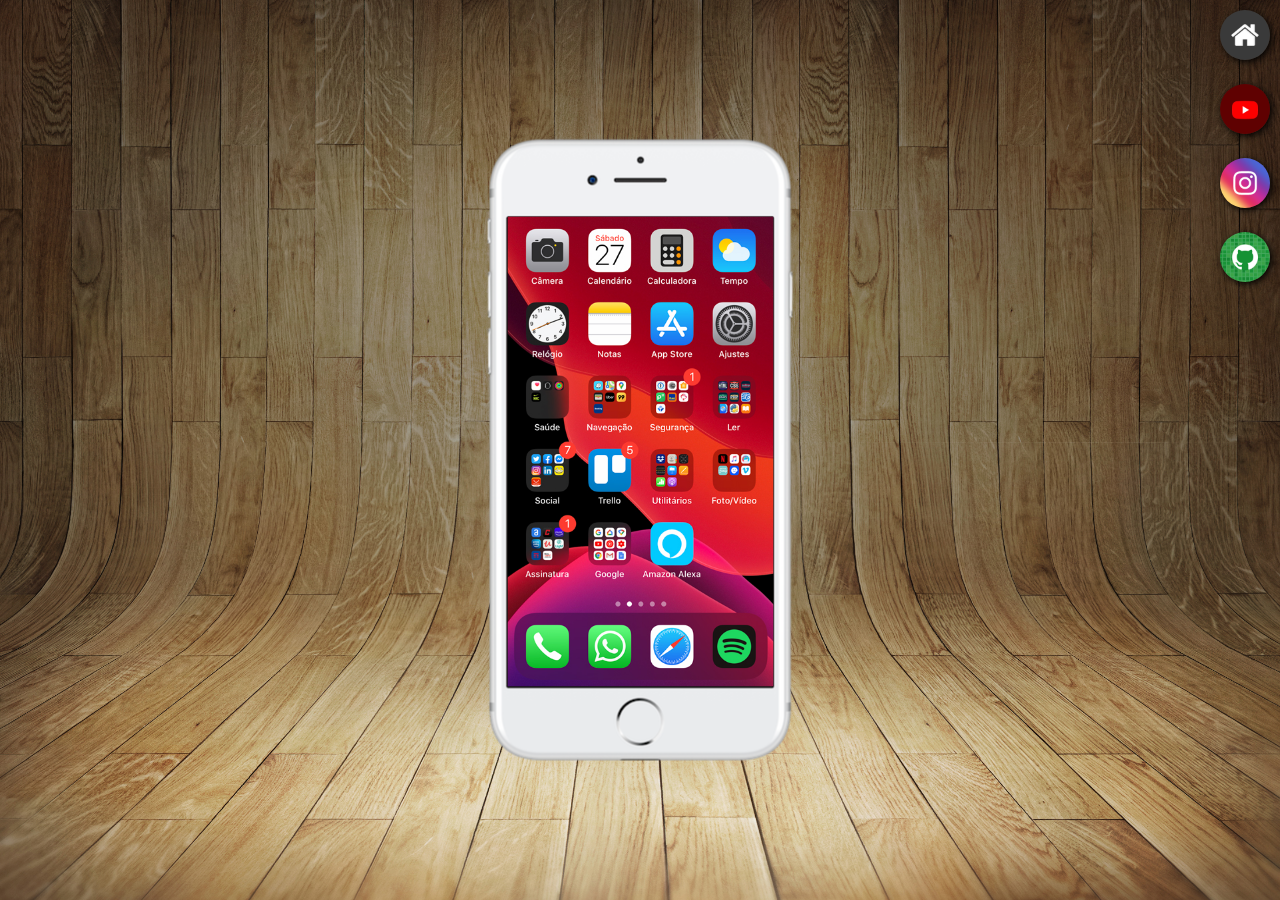
<file: index.html>
<!DOCTYPE html>
<html lang="pt-br">
<head>
    <meta charset="UTF-8">
    <meta name="viewport" content="width=device-width, initial-scale=1.0">
    <link rel="shortcut icon" href="favicon.ico" type="image/x-icon">
    <title>Projetos Redes Sociais</title>
    <link rel="stylesheet" href="estilos/style.css">
</head>
<body>
    <main>
        <section id="telefone">
            <iframe src="home.html" frameborder="0" name="tela" id="tela">Seu navegador não é compatível com esse recurso!</iframe>
        </section>
        <section id="menu">
            <a href="home.html" target="tela"><img src="imagens/logo-home.jpg" alt="Home"></a><br>
            <a href="youtube.html" target="tela"><img src="imagens/logo-youtube.jpg" alt="Youtube"></a><br>
            <a href="instagram.html" target="tela"><img src="imagens/logo-instagram.jpg" alt="Instagram"></a><br>
            <a href="github.html" target="tela"><img src="imagens/logo-github.jpg" alt="Github"></a><br>
        </section>
    </main>
</body>
</html>
</file>
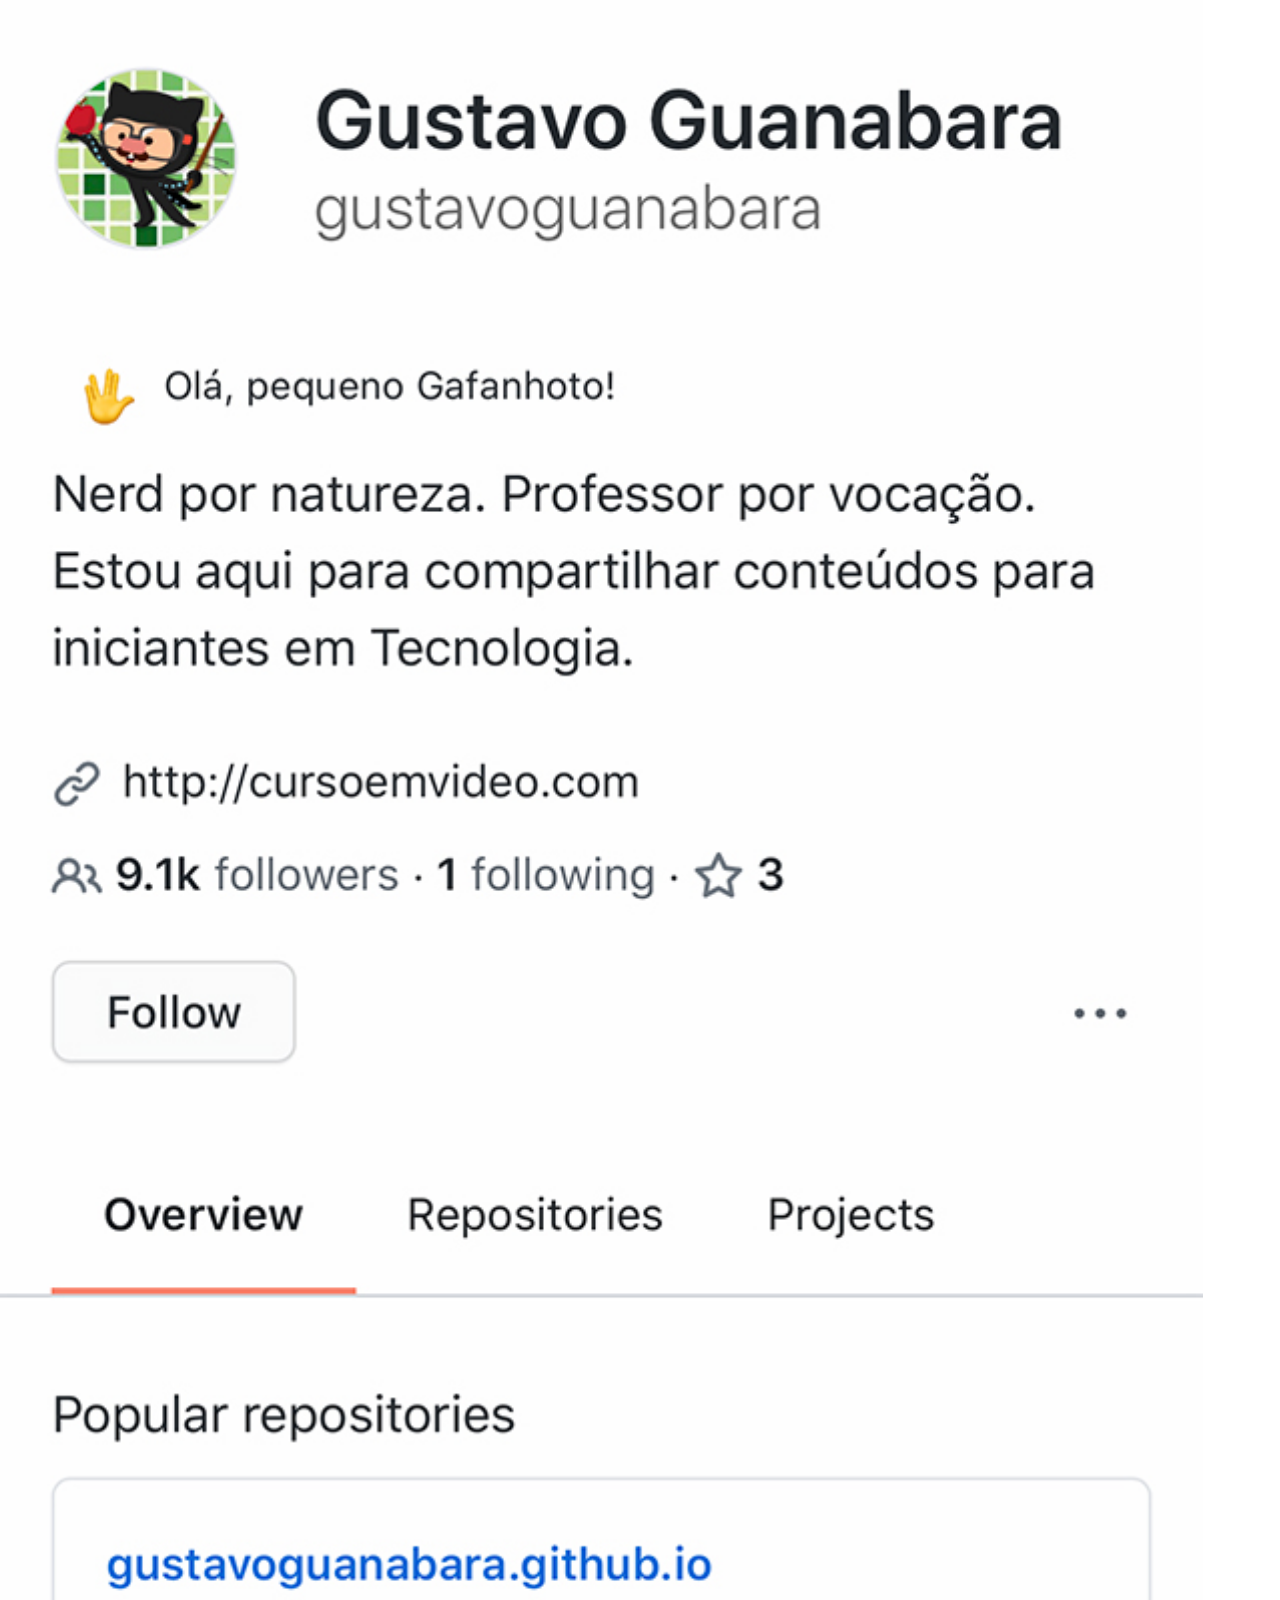
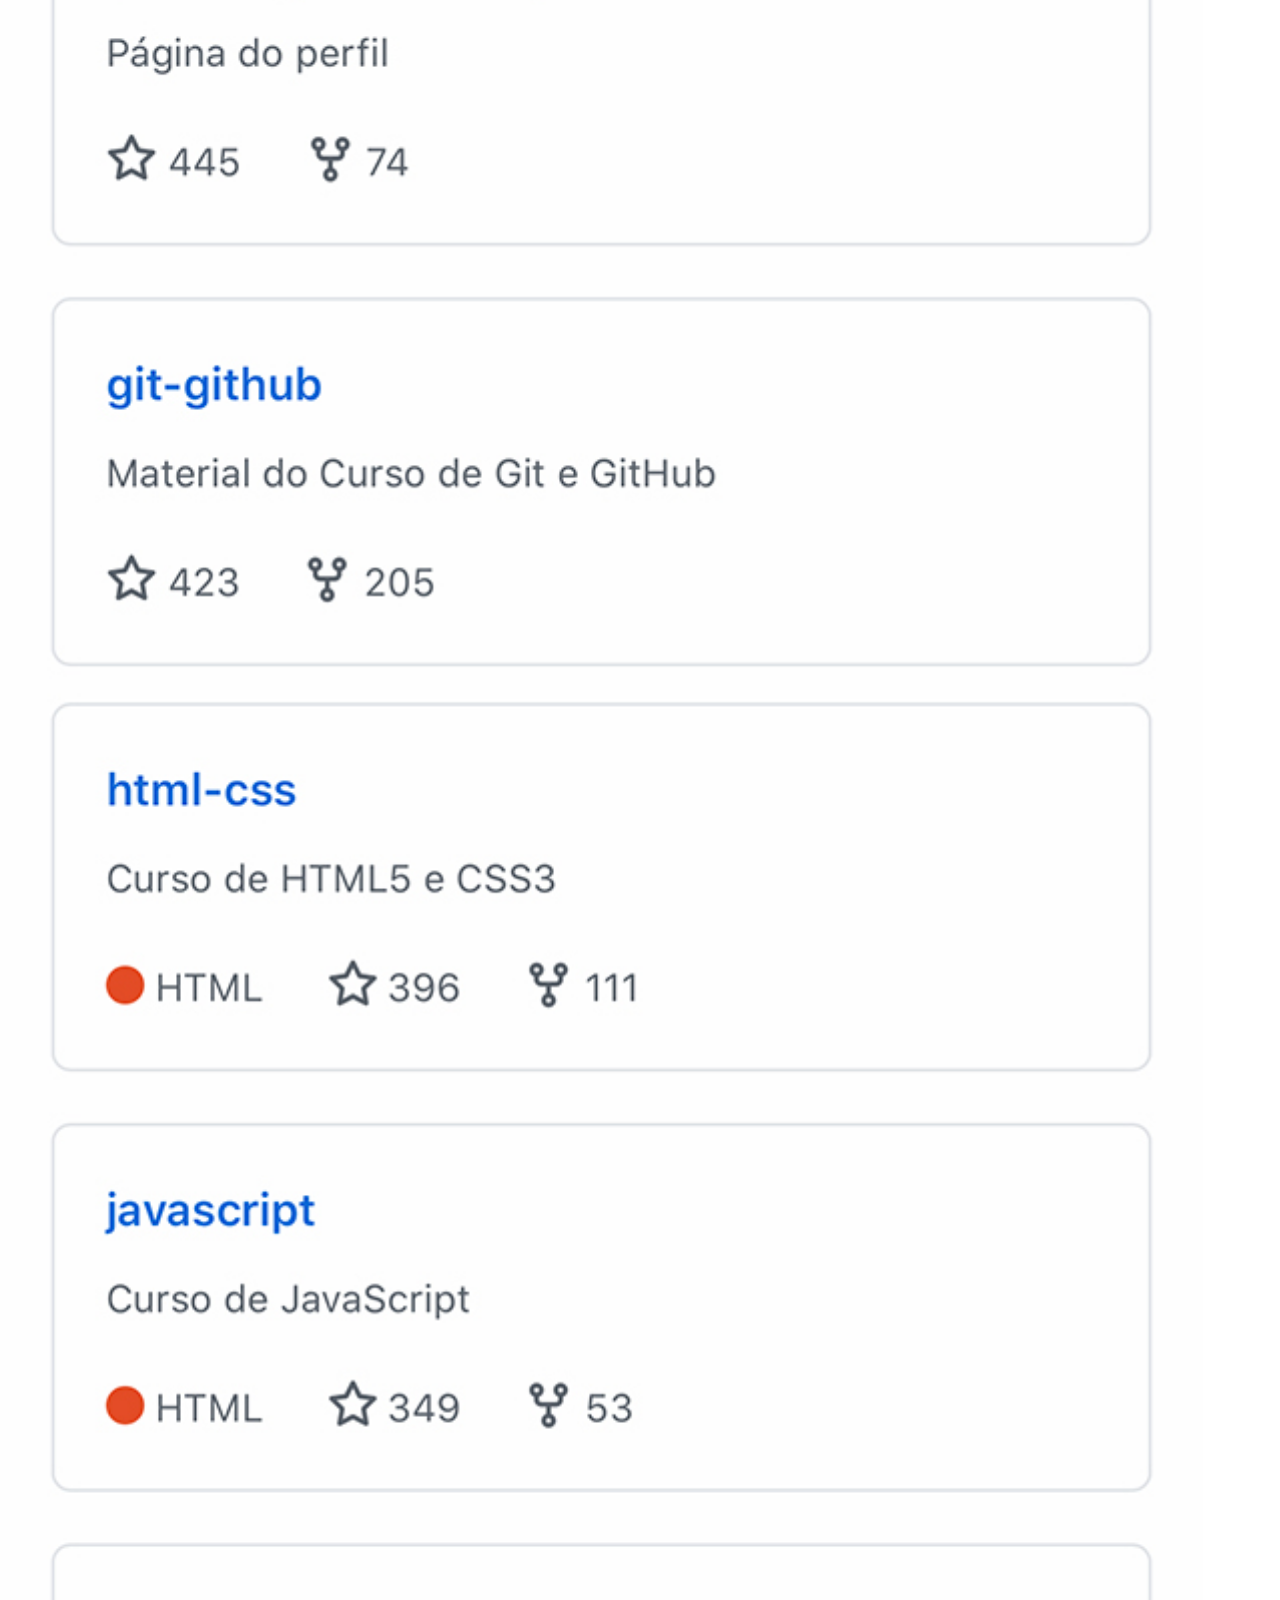
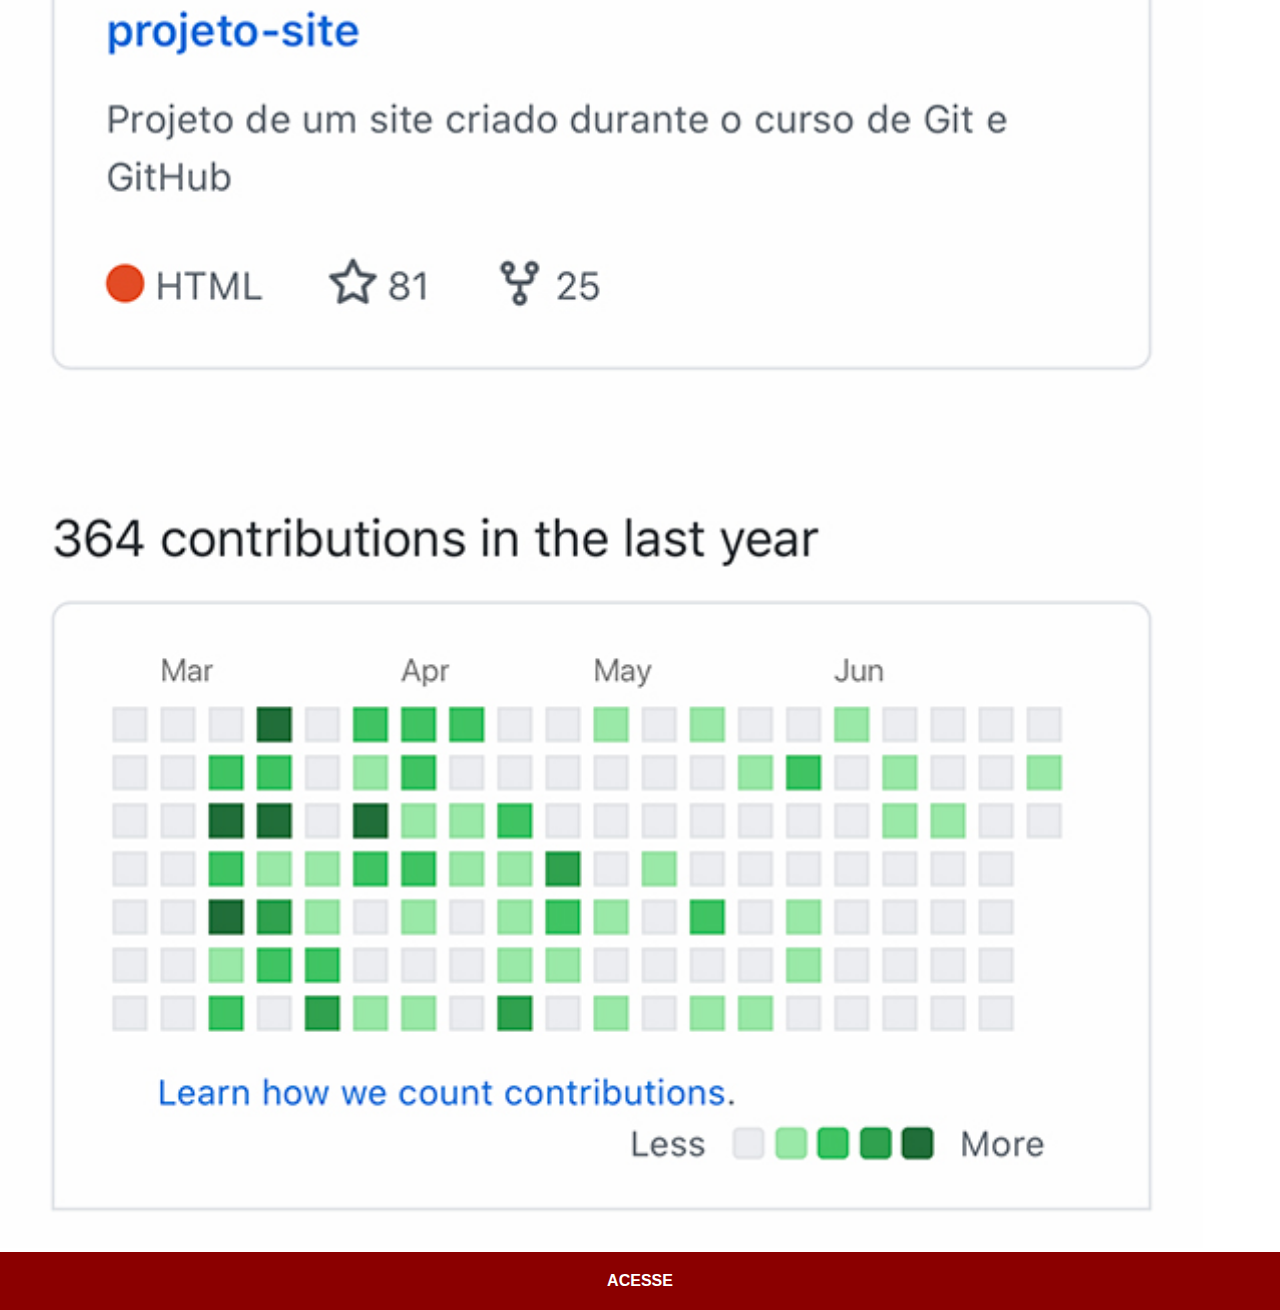
<file: github.html>
<!DOCTYPE html>
<html lang="pt-br">
<head>
    <meta charset="UTF-8">
    <meta name="viewport" content="width=device-width, initial-scale=1.0">
    <title>Youtube</title>
    <link rel="stylesheet" href="estilos/social.css">
</head>
<body>
    <img src="imagens/tela-github.jpg" alt="Github">
    <a href="https://github.com/gustavoguanabara" target="_blank">ACESSE</a>
</body>
</html>
</file>
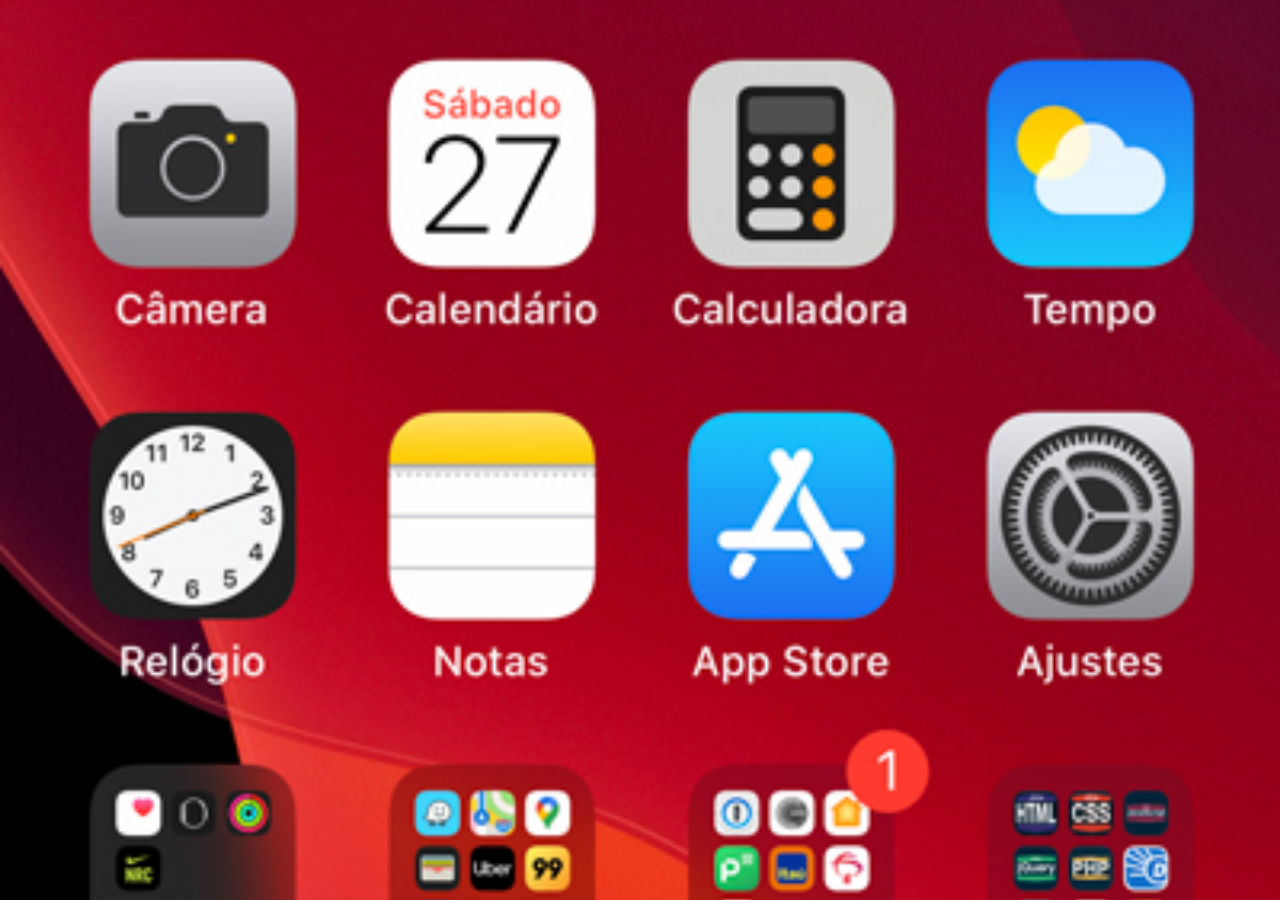
<file: home.html>
<!DOCTYPE html>
<html lang="pt-br">
<head>
    <meta charset="UTF-8">
    <meta name="viewport" content="width=device-width, initial-scale=1.0">
    <title>Home</title>
    <style>
        * {
            margin: 0;
            padding: 0;
        }
        body {
            height: 100vh;
            width: 100vw;
            background: black url('imagens/tela-home.jpg') no-repeat center top;
            background-size: cover;
        }
    </style>
</head>
<body>
    
</body>
</html>
</file>
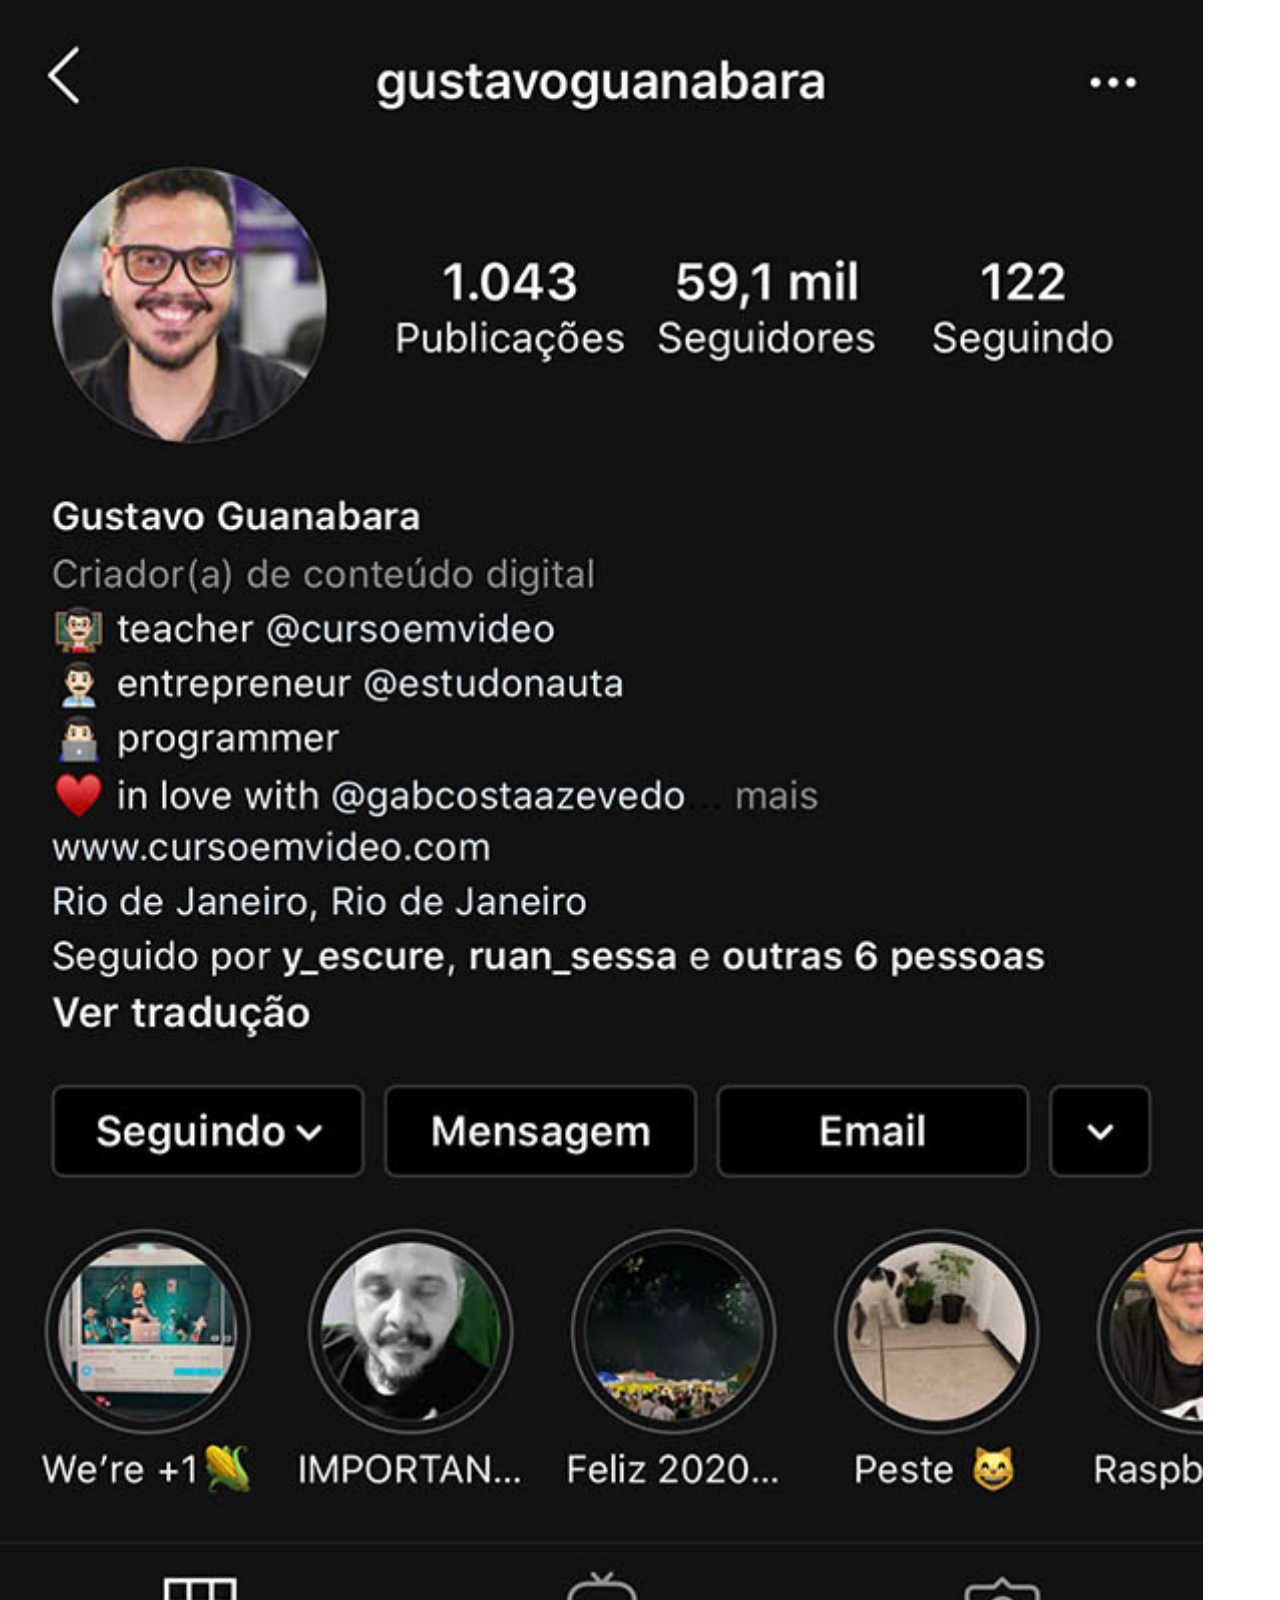
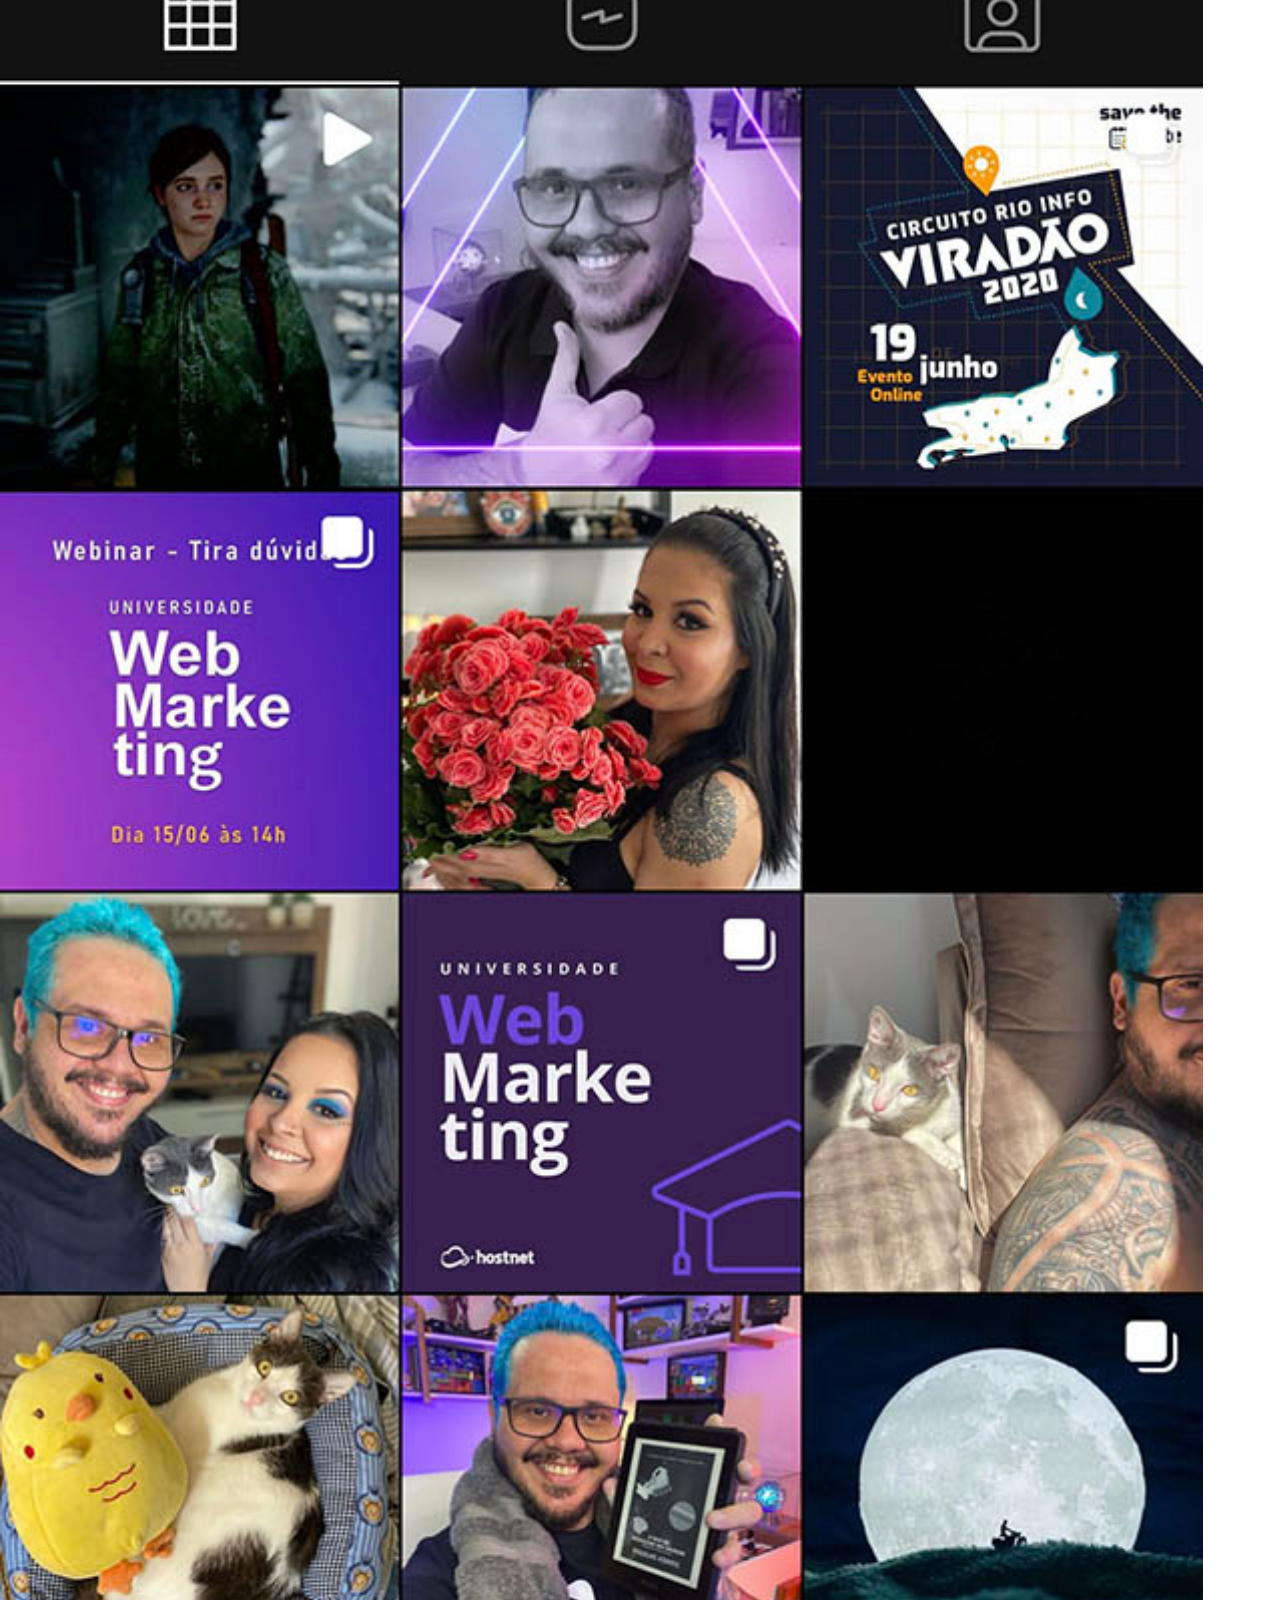
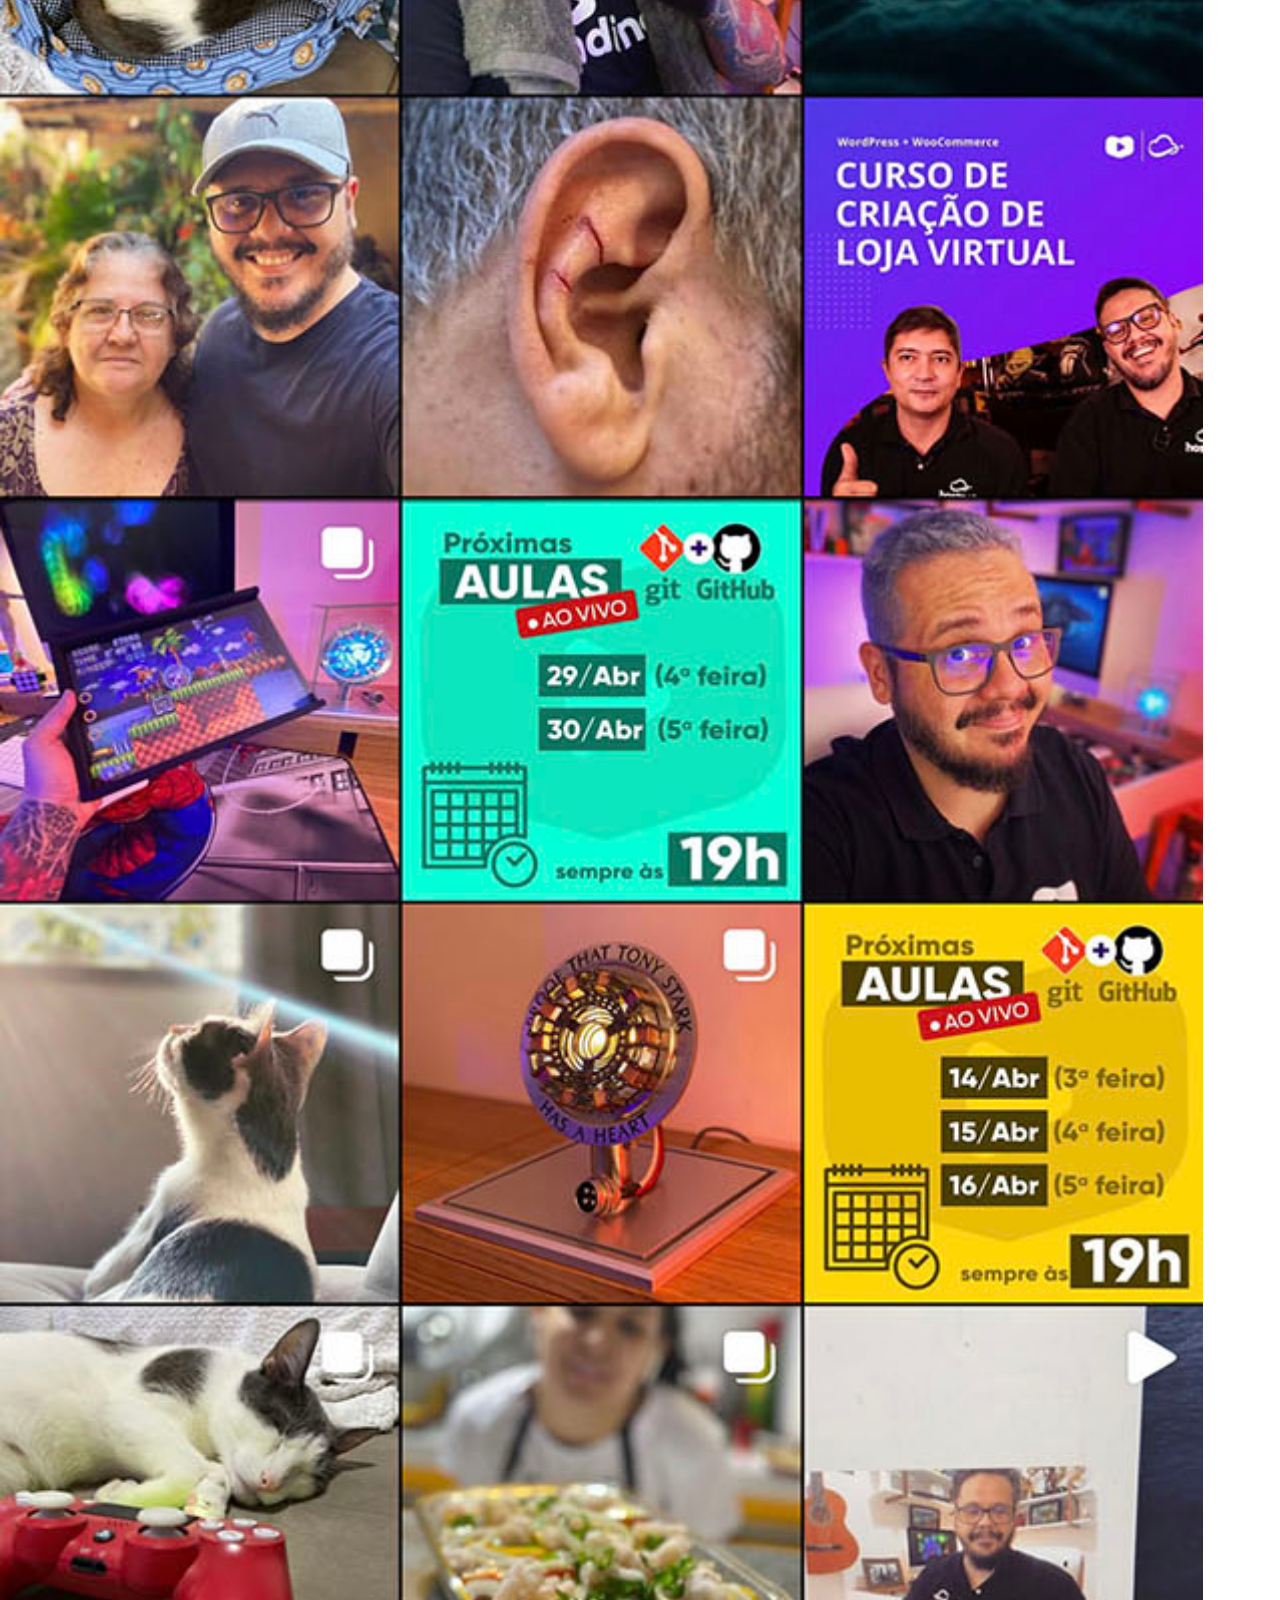
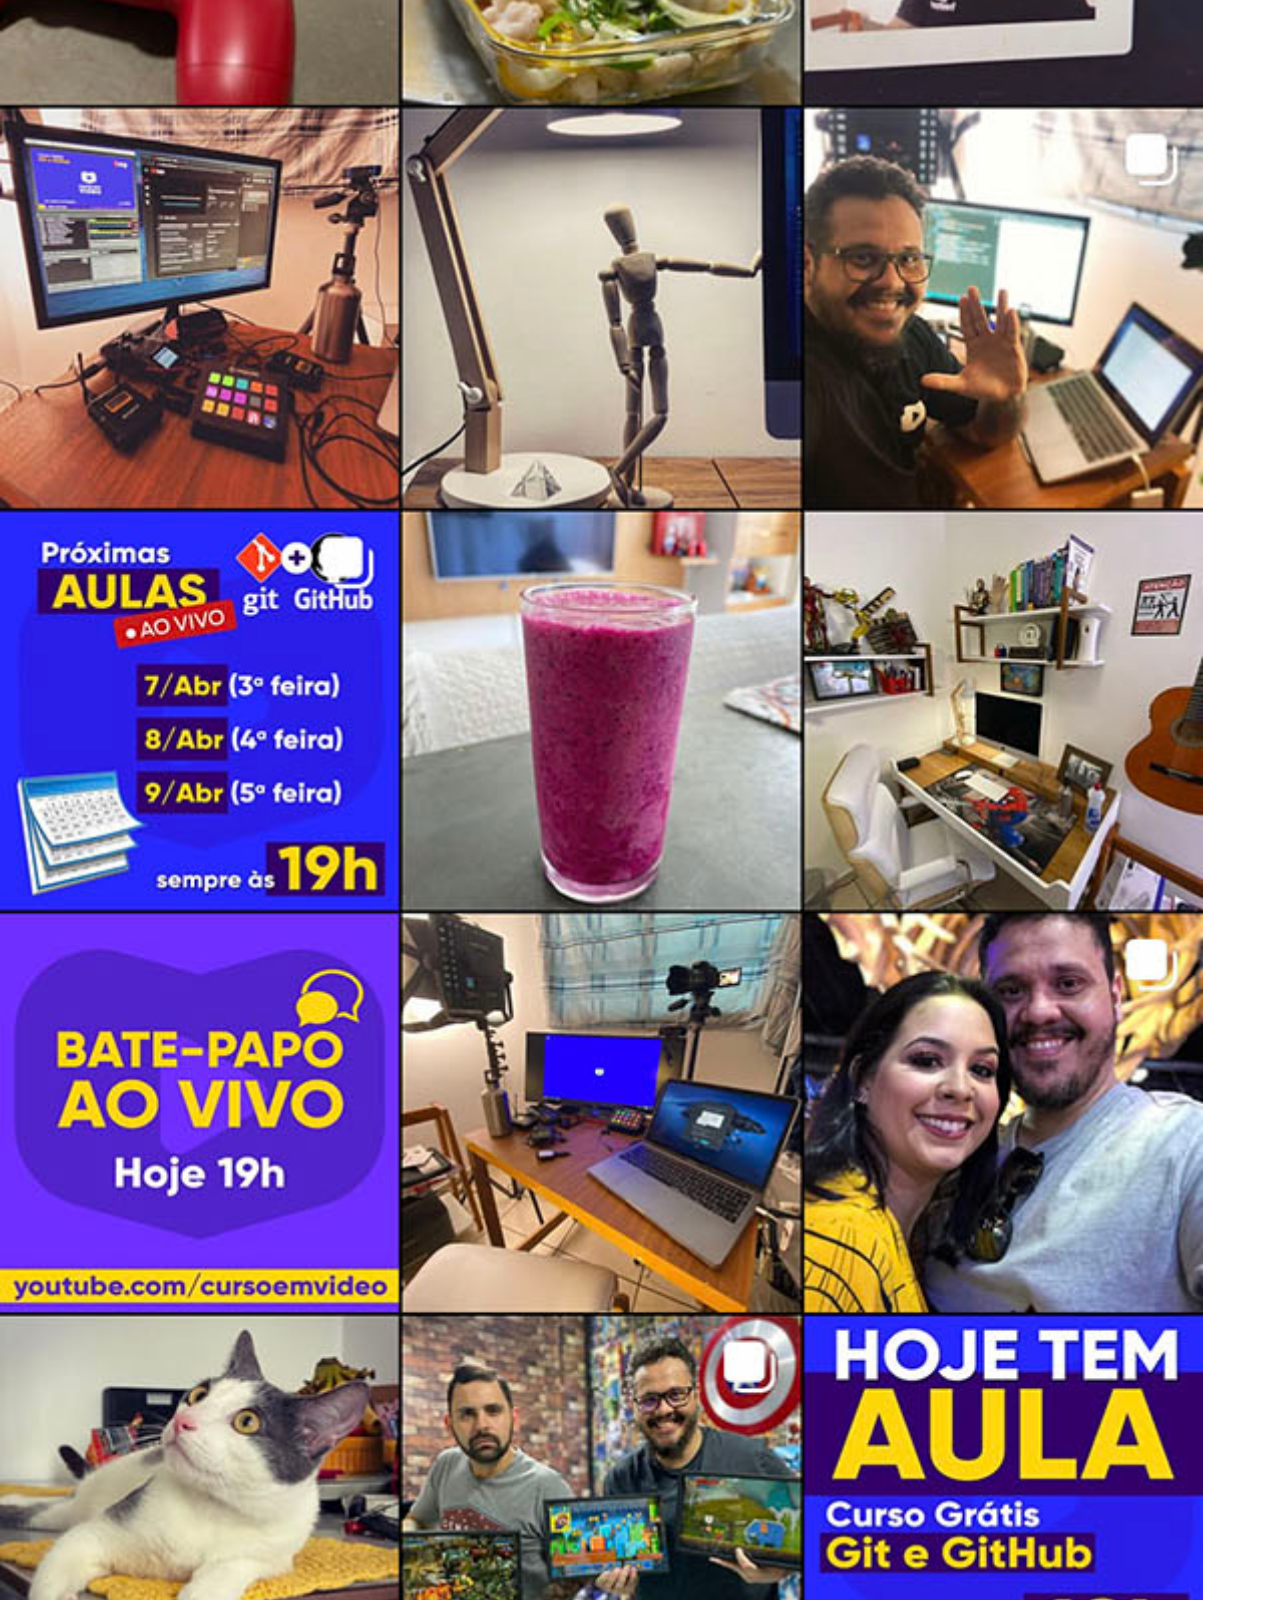
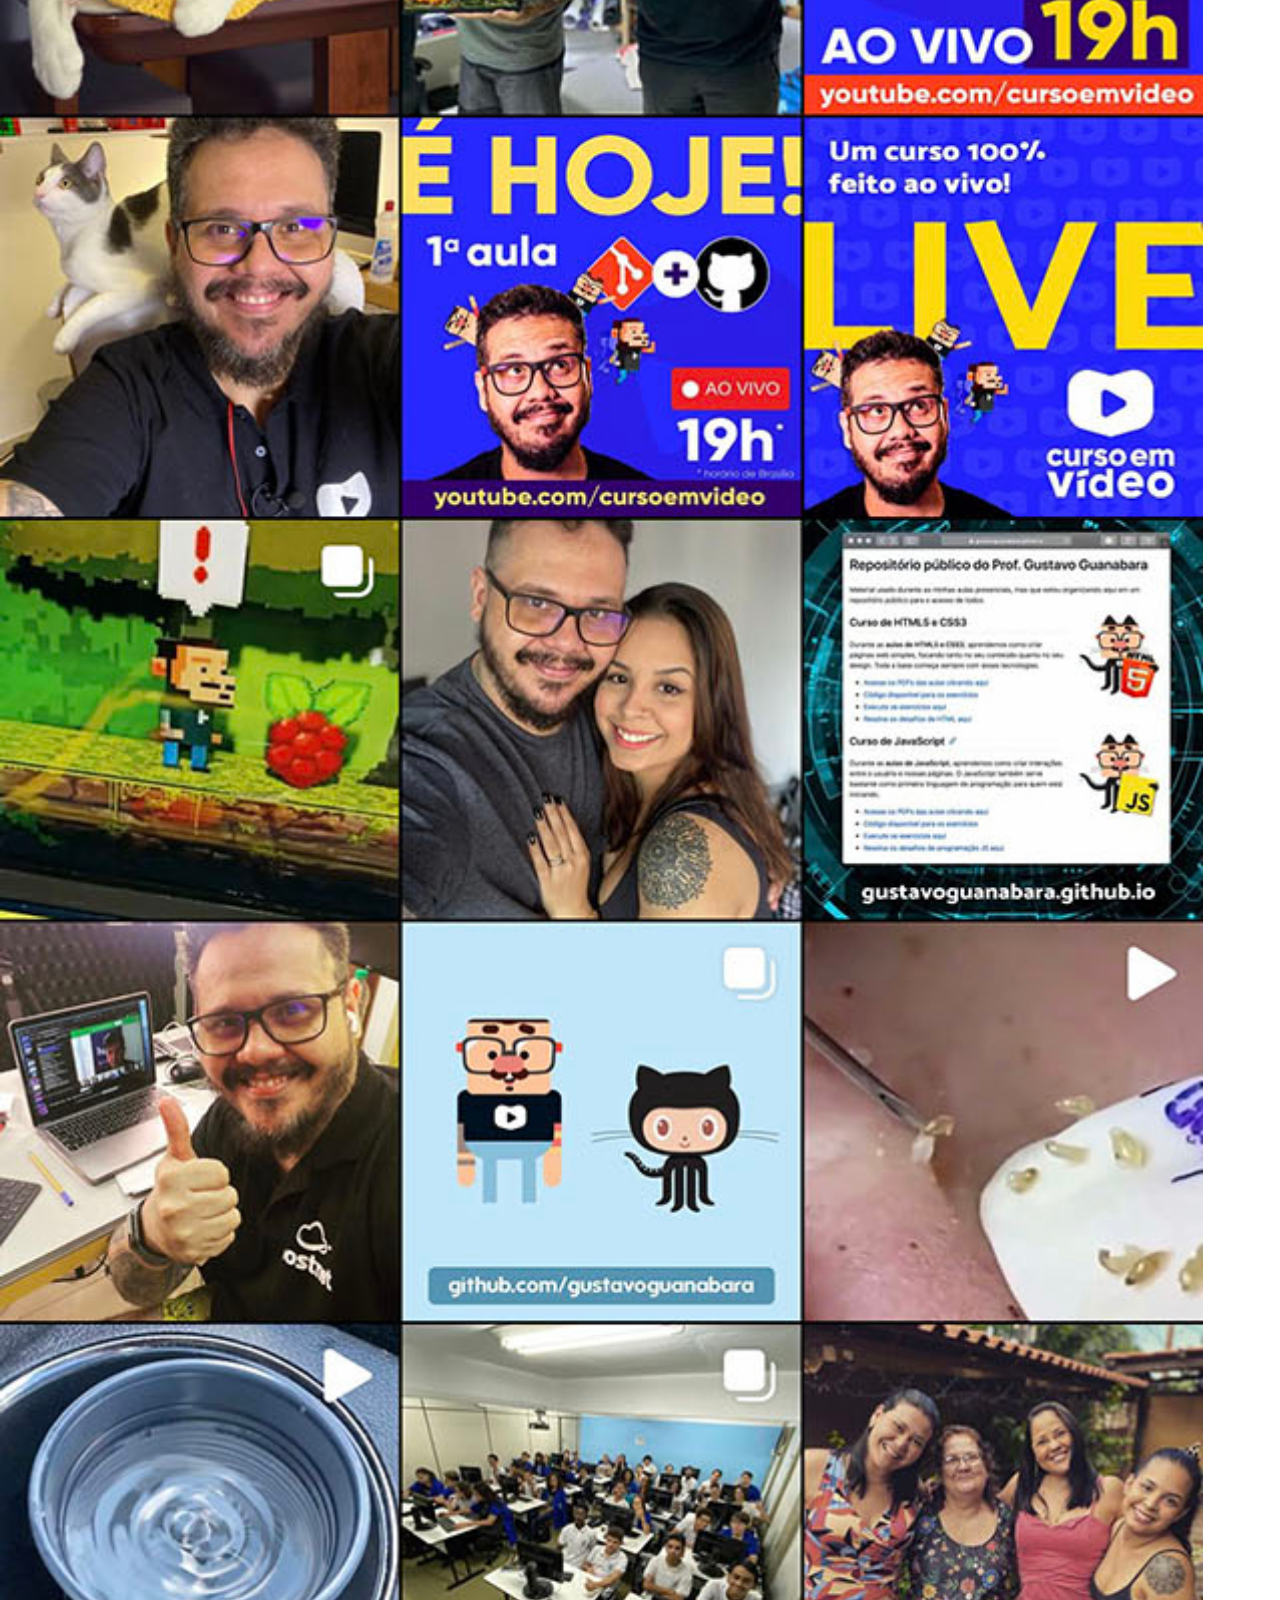
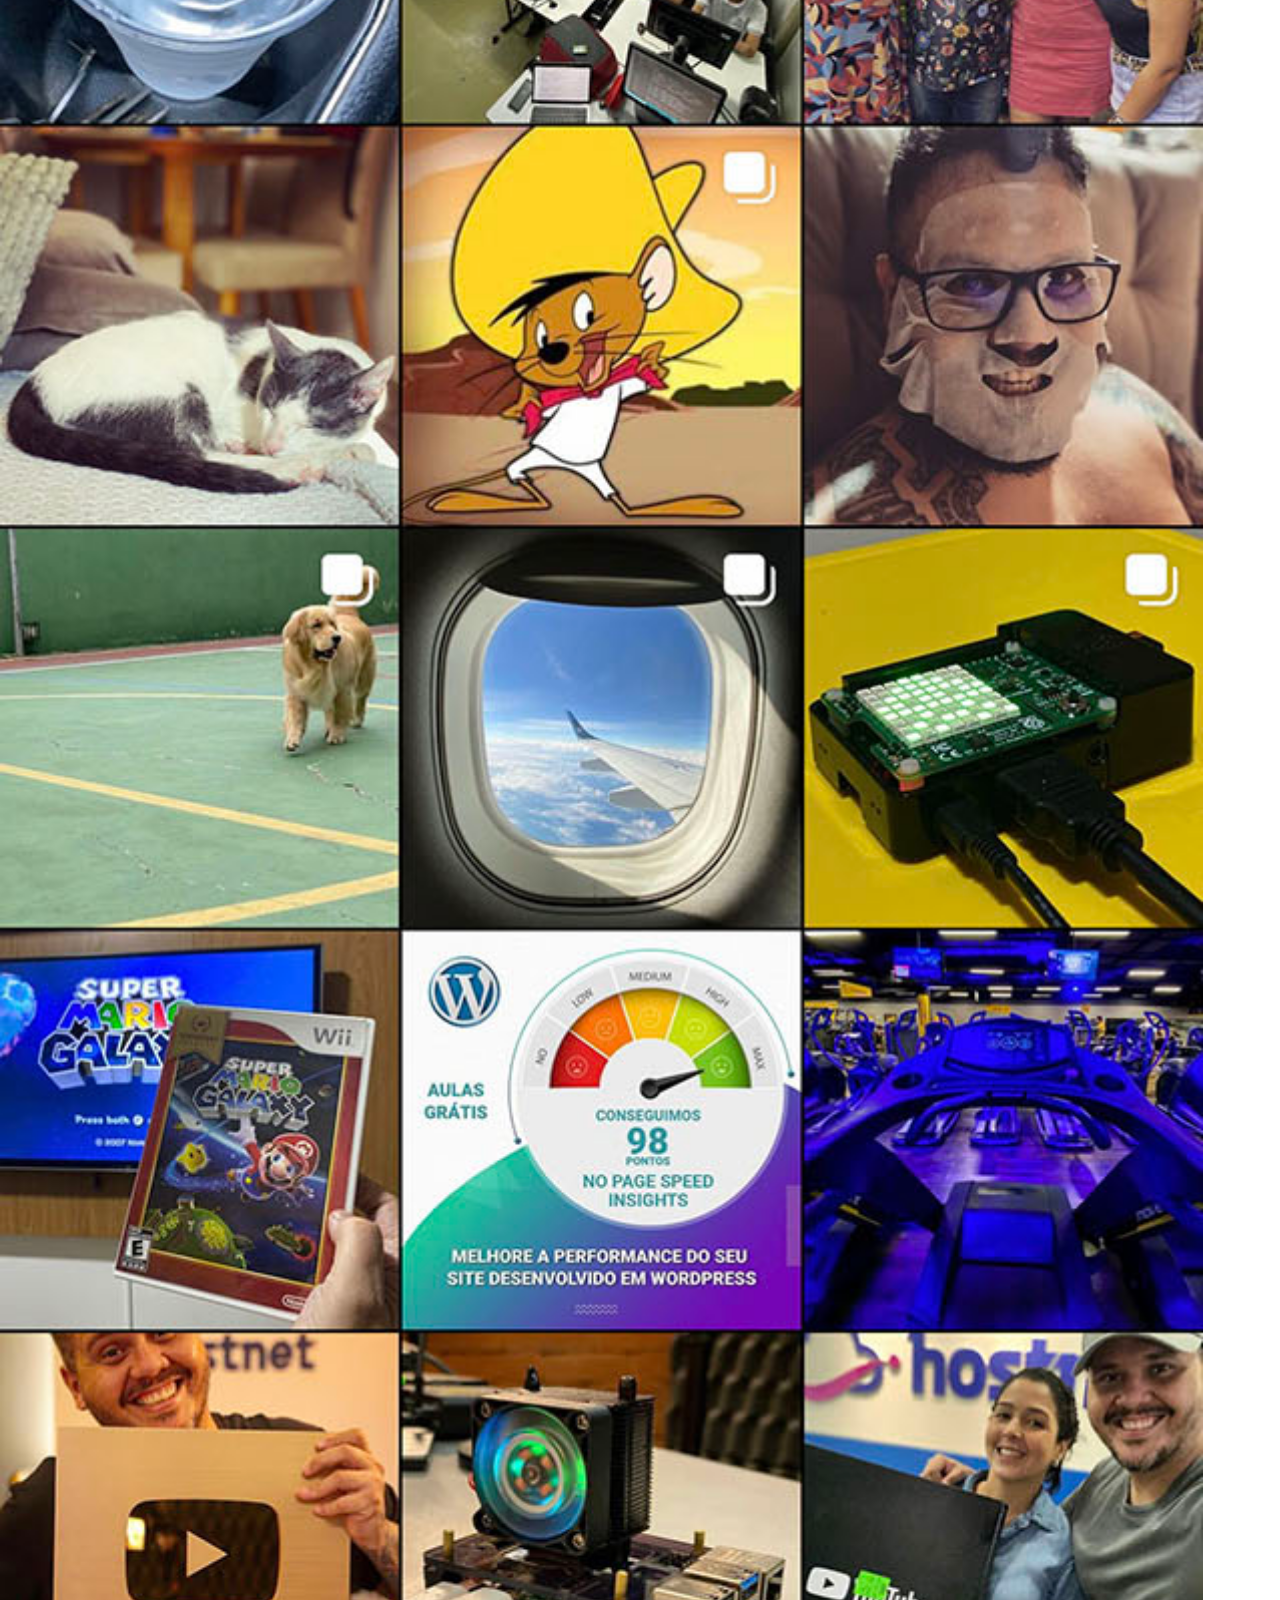
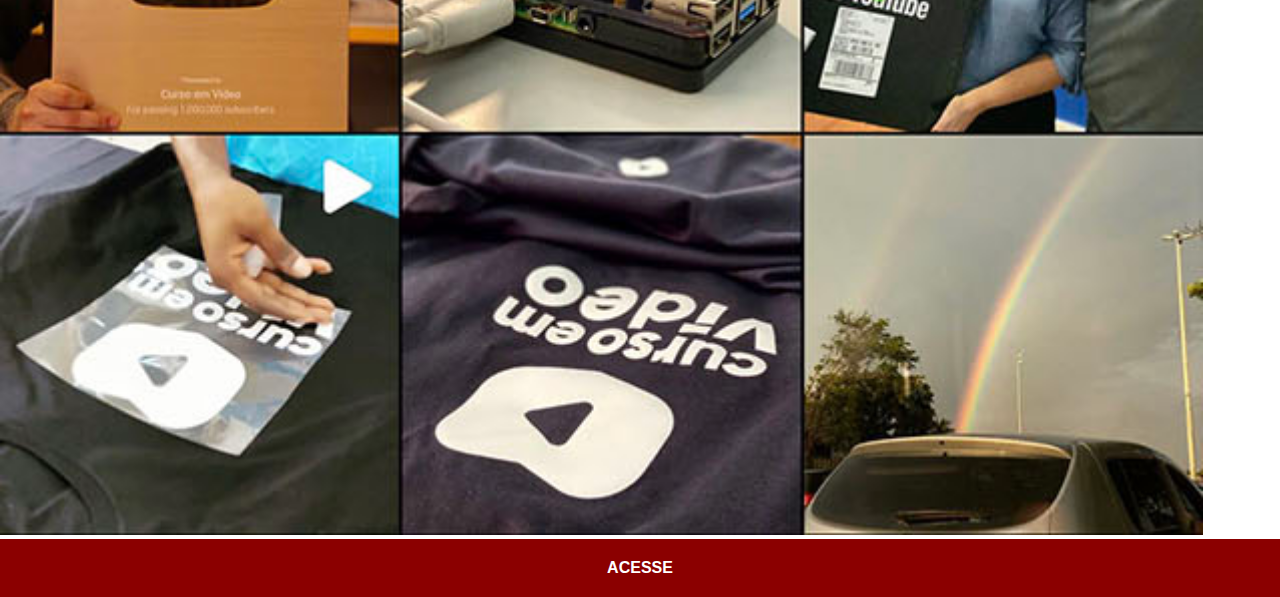
<file: instagram.html>
<!DOCTYPE html>
<html lang="pt-br">
<head>
    <meta charset="UTF-8">
    <meta name="viewport" content="width=device-width, initial-scale=1.0">
    <title>Youtube</title>
    <link rel="stylesheet" href="estilos/social.css">
</head>
<body>
    <img src="imagens/tela-instagram.jpg" alt="Instagram">
    <a href="https://www.instagram.com/gustavoguanabara/" target="_blank">ACESSE</a>
</body>
</html>
</file>
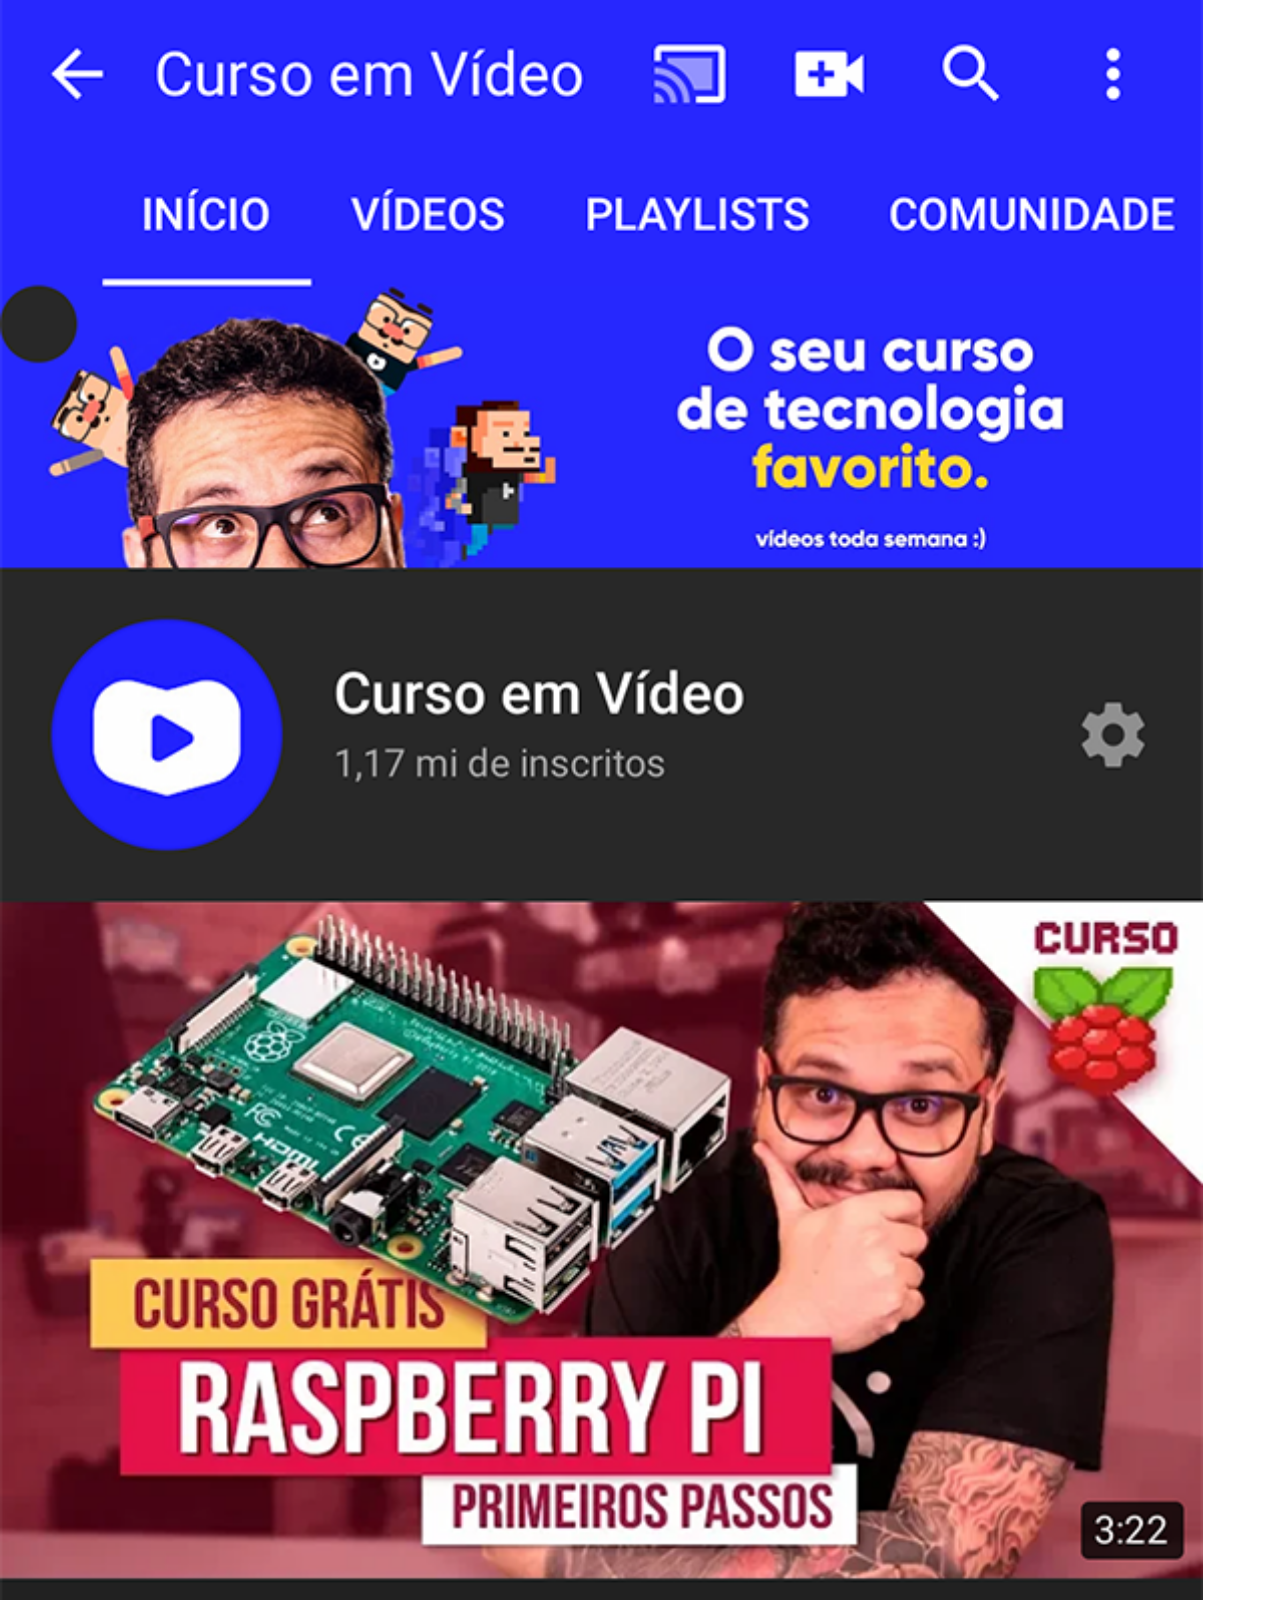
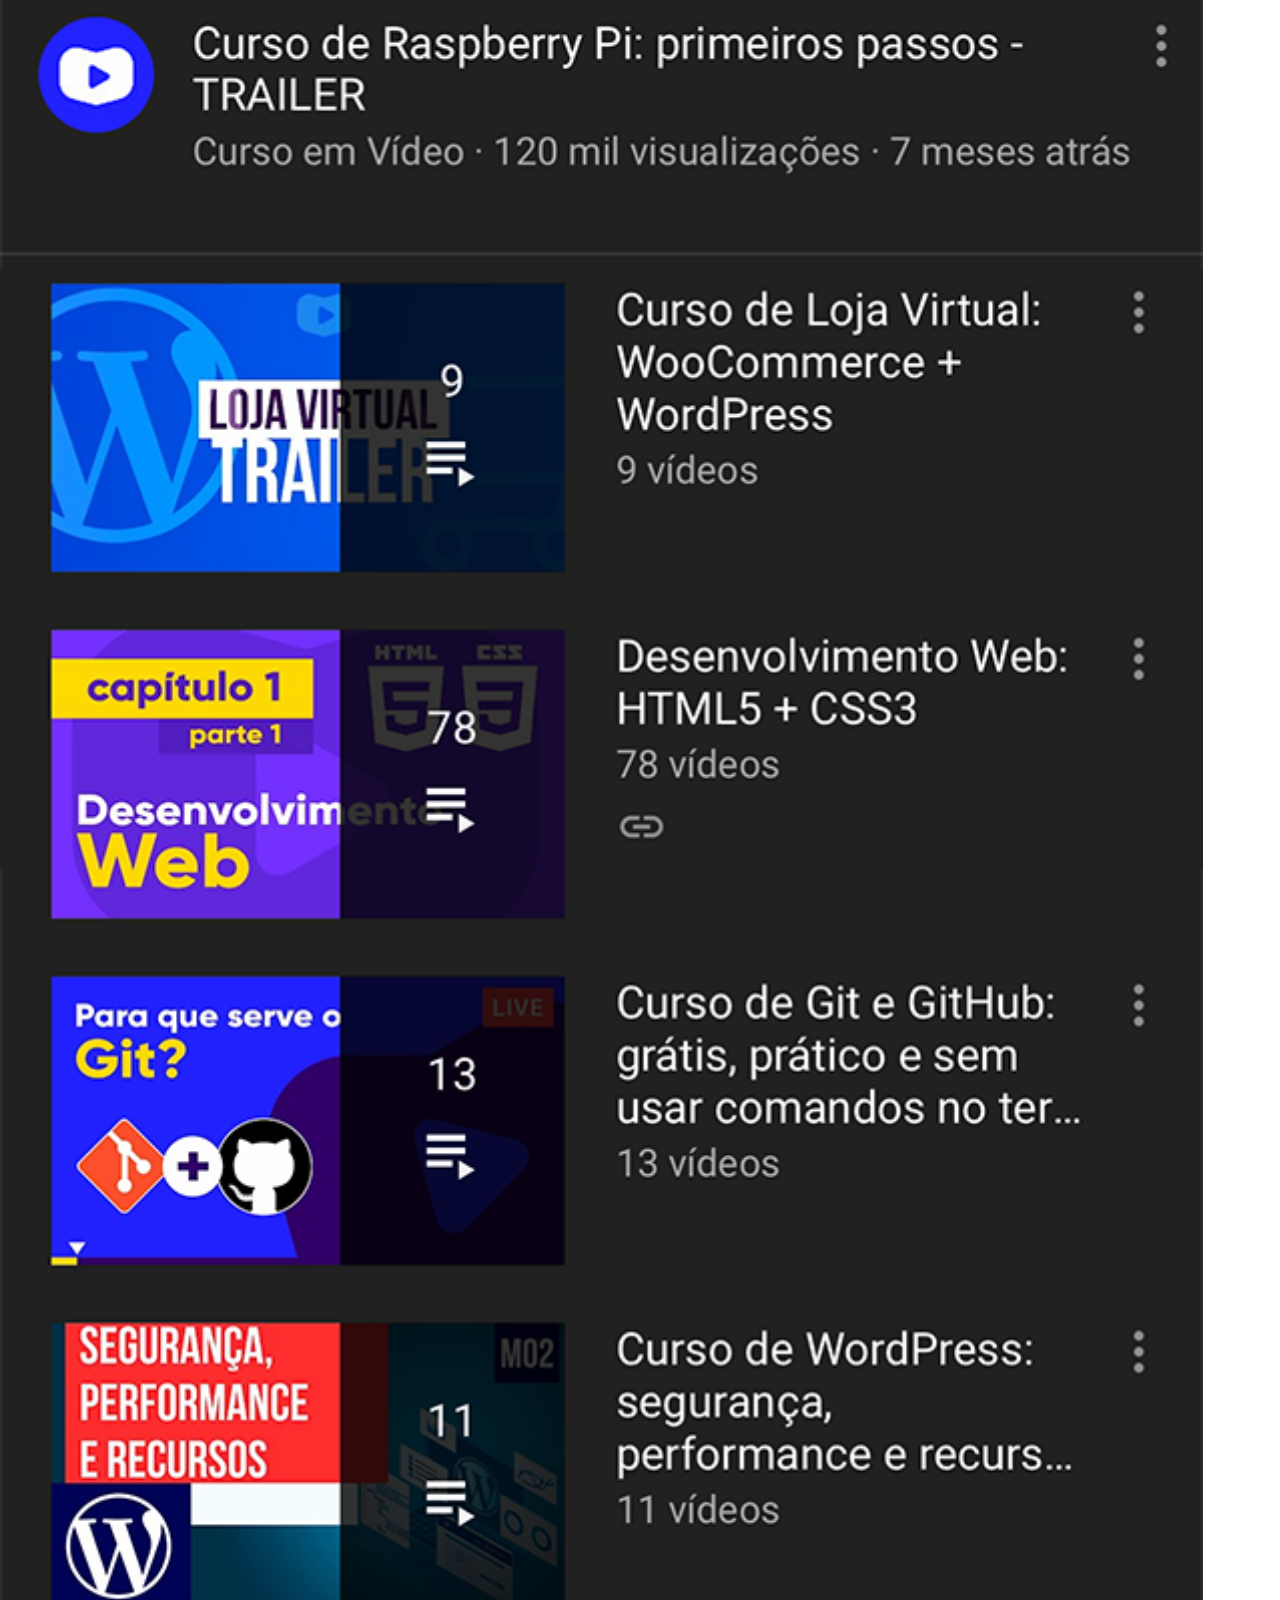
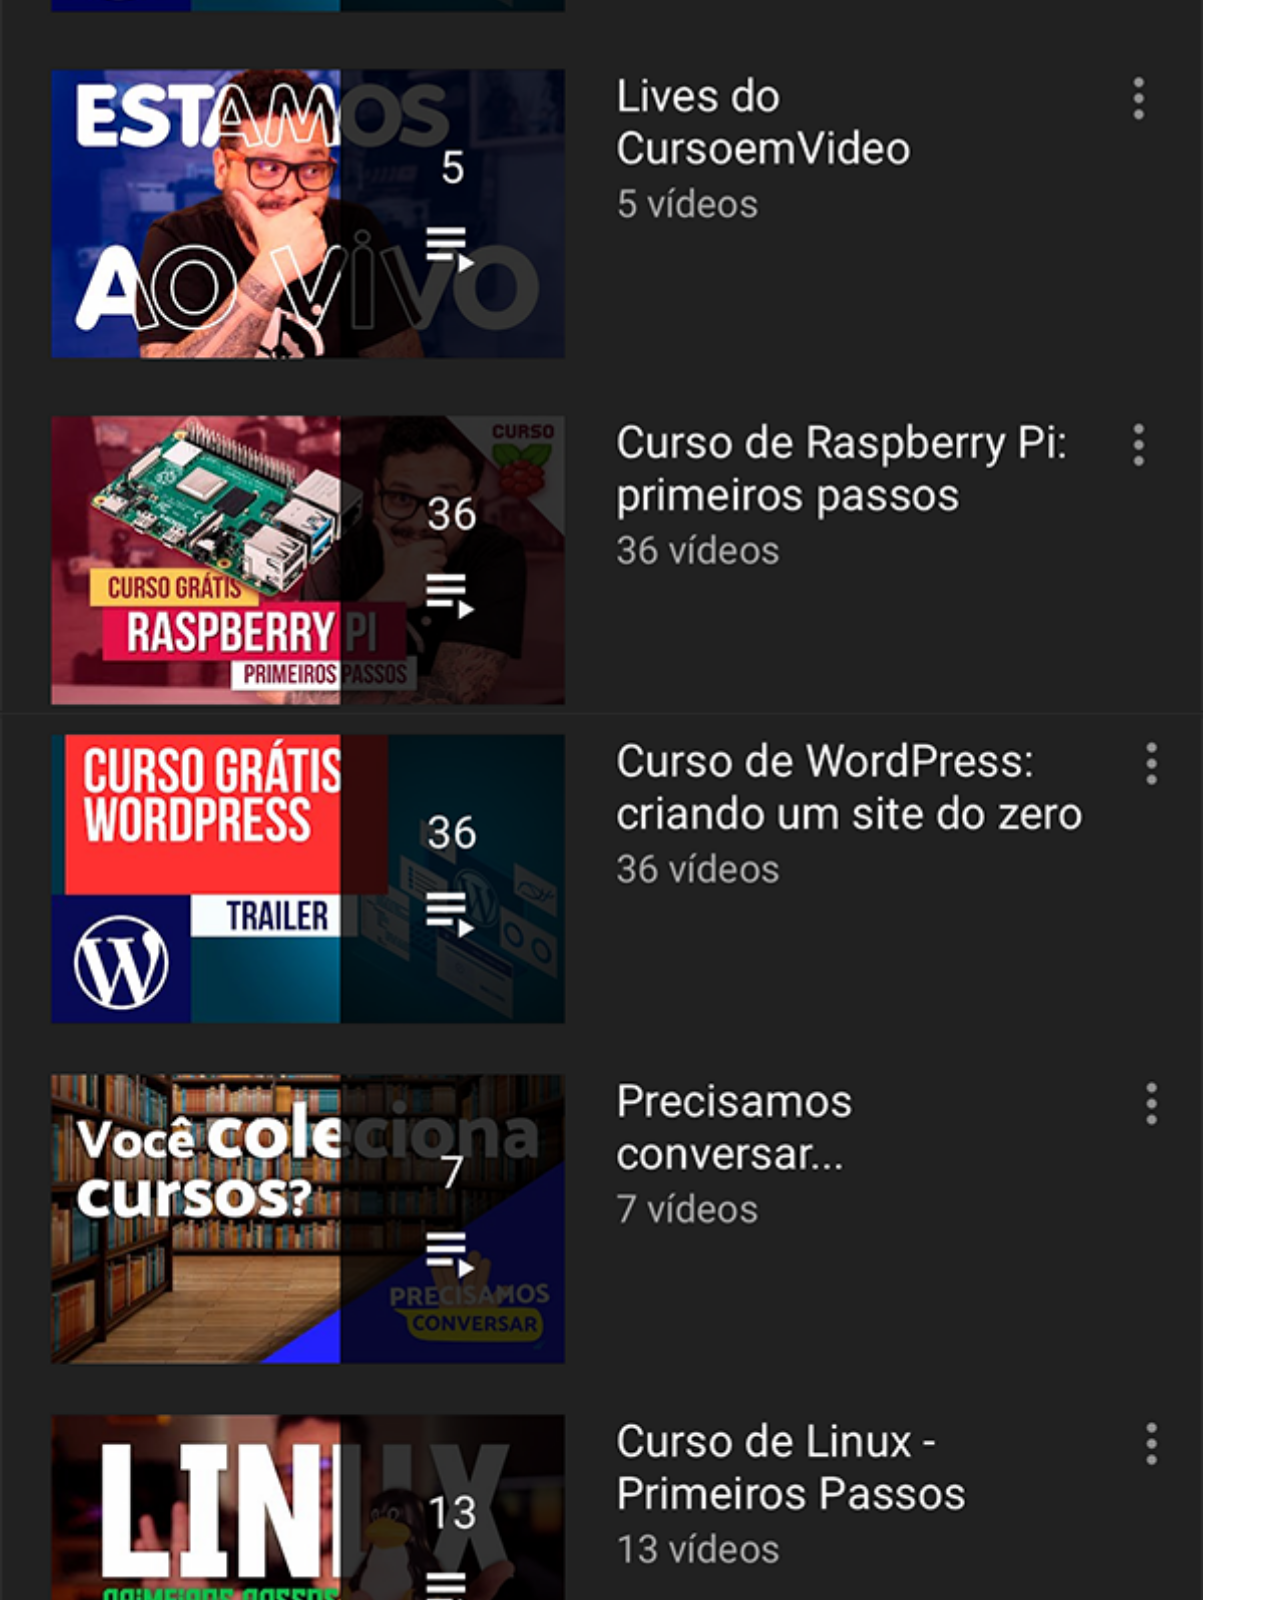
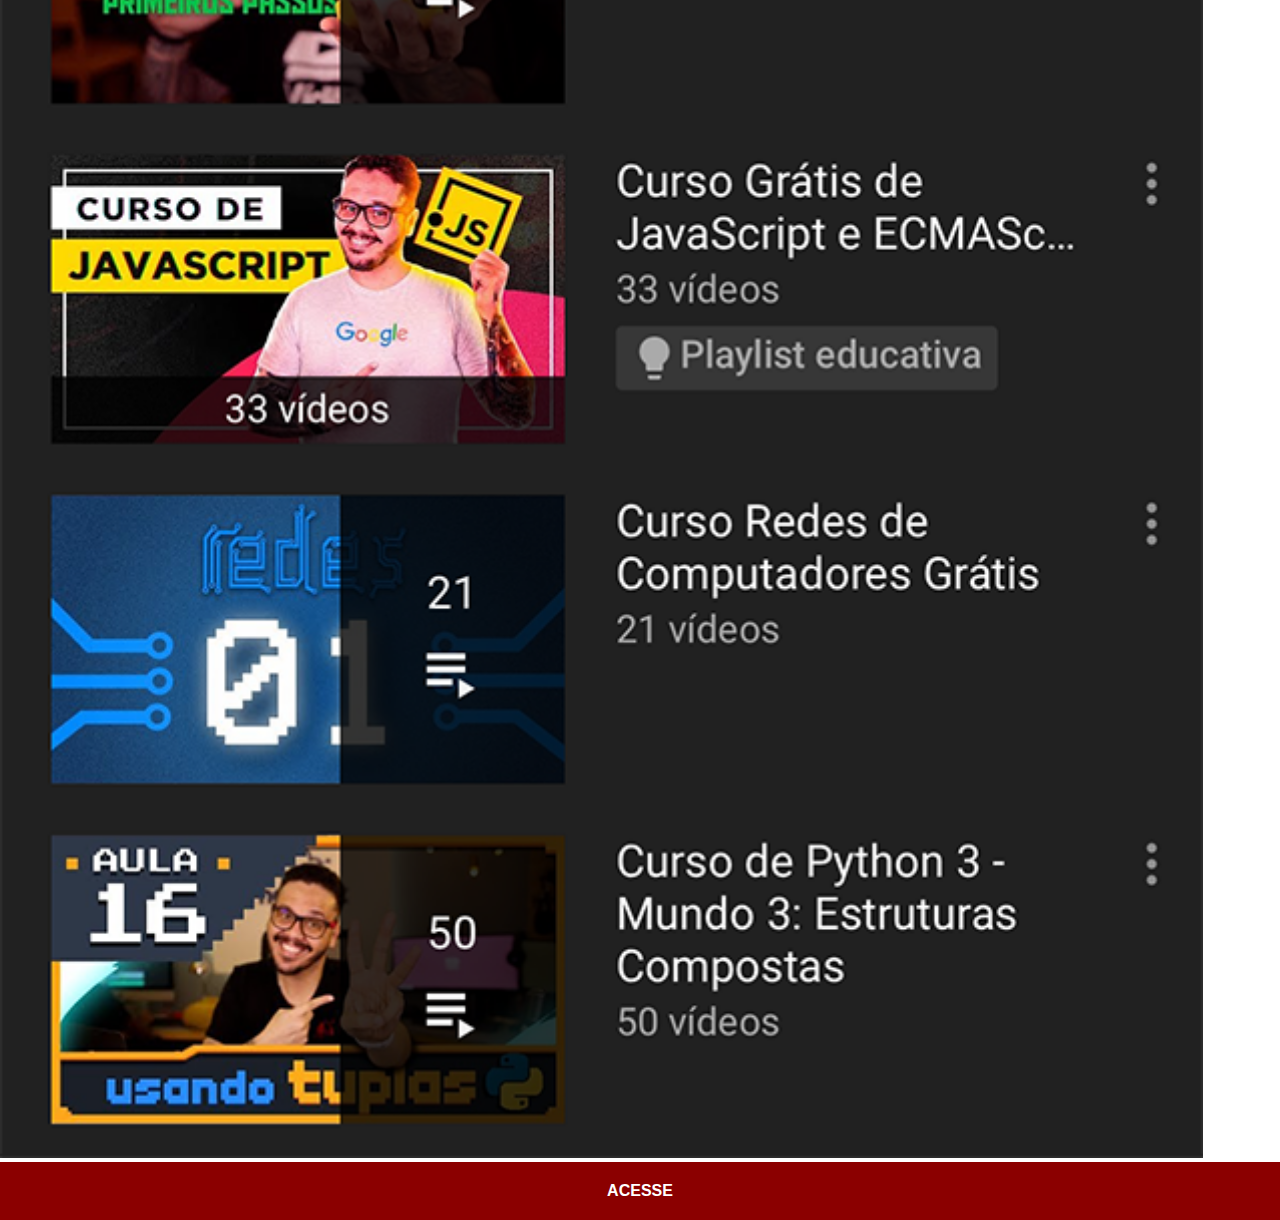
<file: youtube.html>
<!DOCTYPE html>
<html lang="pt-br">
<head>
    <meta charset="UTF-8">
    <meta name="viewport" content="width=device-width, initial-scale=1.0">
    <title>Youtube</title>
    <link rel="stylesheet" href="estilos/social.css">
</head>
<body>
    <img src="imagens/tela-youtube.png" alt="Youtube">
    <a href="https://www.youtube.com/@CursoemVideo/playlists" target="_blank">ACESSE</a>
</body>
</html>
</file>
<file: estilos/style.css>
@charset "UTF-8";

* {
    margin: 0;
    padding: 0;
    font-family: Arial, Helvetica, sans-serif;
}

html, body {
    height: 100vh;
    width: 100vw;
    background-color: #000000;
}

body {
    background: url('../imagens/fundo-madeira.jpg') no-repeat top center;
    background-size: cover;
    background-attachment: fixed;
}

main {
    height: 100vh;
    position: relative;
}
section#telefone {
    position: absolute;
    top: 50%;
    left: 50%;
    transform: translate(-50%, -50%);

    height: 627px;
    width: 311px;
    background: url('../imagens/frame-iphone.png') no-repeat;
}
#tela {
    position: relative;
    left: 23px;
    top: 80px;
    width: 266px;
    height: 470px;
}

section#menu {
    text-align: right;
}

section#menu img {
    width: 50px;
    margin: 10px;
    border-radius: 50%;
    box-shadow: 2px 2px 7px black;
    box-sizing: border-box;
}

section#menu img:hover {
    border: 1.5px solid #ffffff6f;
    transform: translate(-3px, -3px);
    box-shadow: 5px 5px 14px black;
    transition: transform .3s, border 1s;
}
</file>
<file: estilos/social.css>
@charset "UTF-8";

* {
    margin: 0;
    padding: 0;
    font-family: Arial, Helvetica, sans-serif;
}
/*
::-webkit-scrollbar {
    width: 0px;
    height: 0px;
} 
*/
img {
    width: 94vw;
}

a {
    display: block;
    background-color: darkred;
    color: white;
    padding: 20px;
    font-weight: bolder;
    text-decoration: none;
    text-align: center;
}

a:hover {
    background-color: red;
}
</file>
